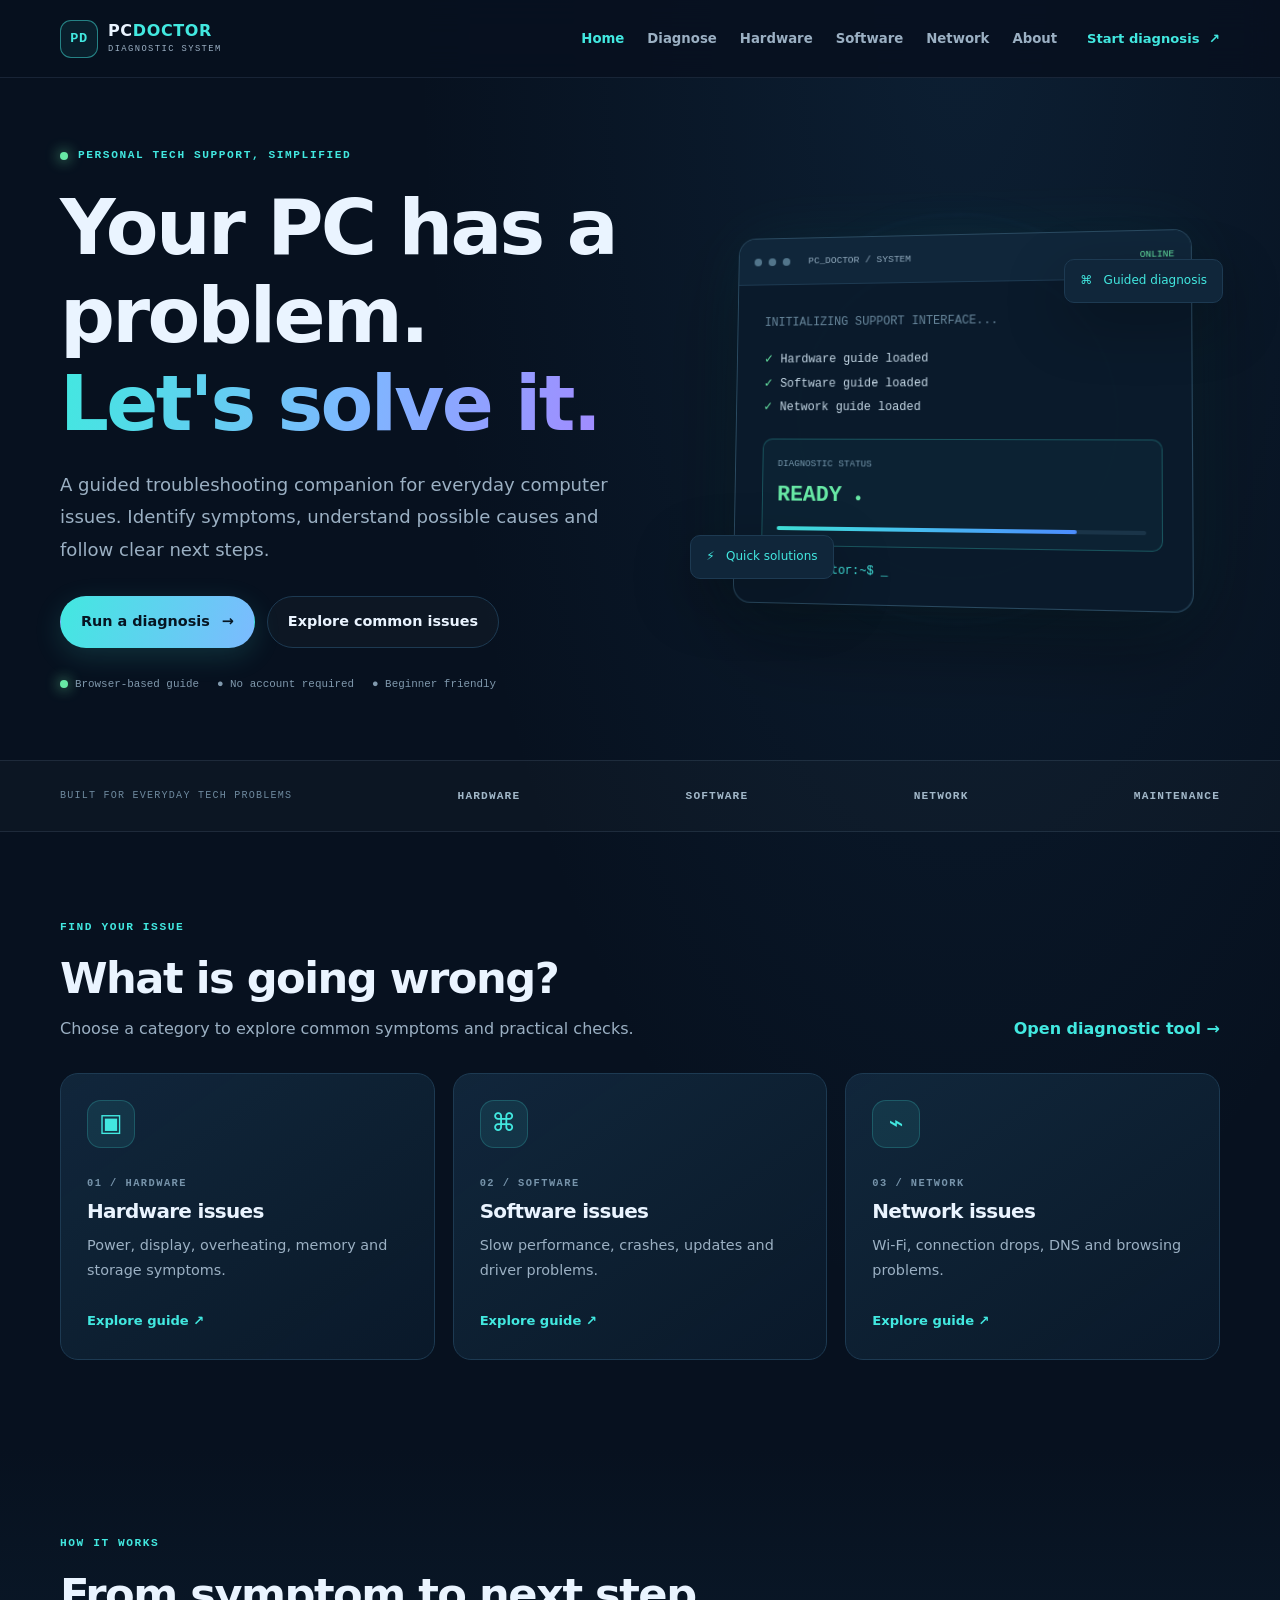
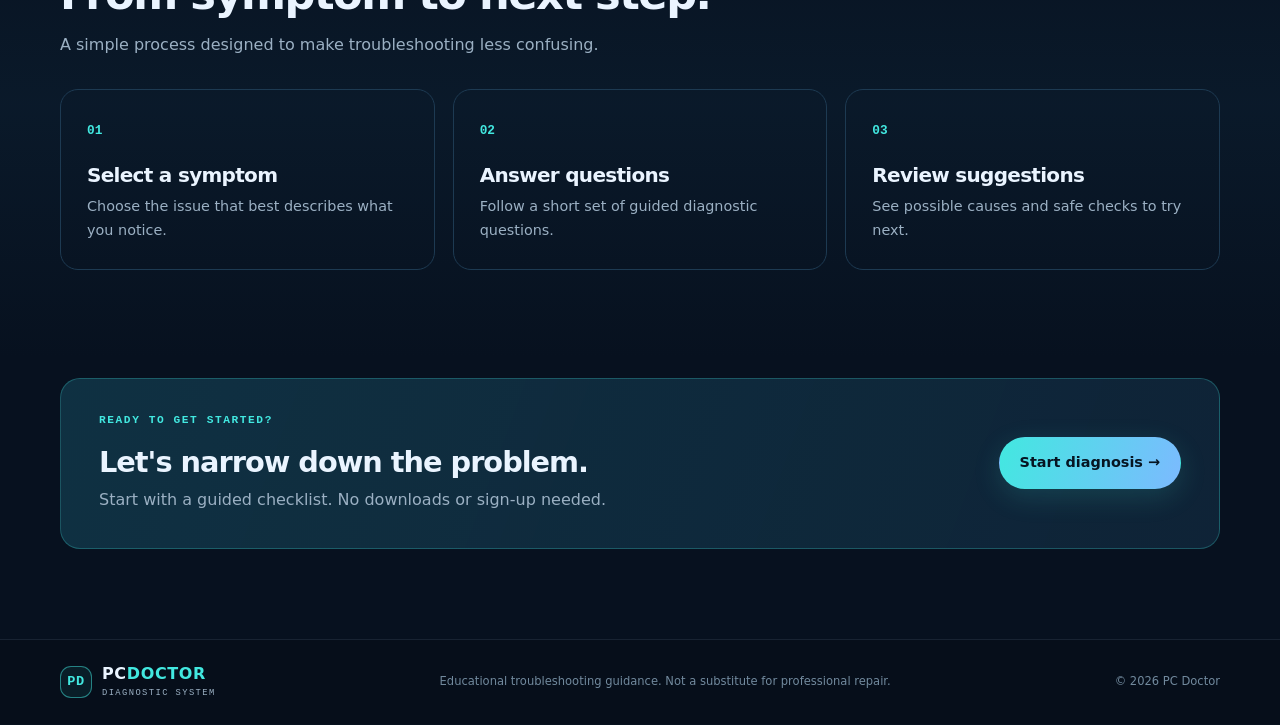
<file: index.html>
<!doctype html>
<html lang="en">
<head>
  <meta charset="utf-8"><meta name="viewport" content="width=device-width, initial-scale=1">
  <meta name="description" content="PC Doctor helps you understand common computer hardware, software and network problems with guided troubleshooting.">
  <title>PC Doctor | Computer Troubleshooting</title>
  <link rel="stylesheet" href="style.css">
  <script src="script.js" defer></script>
</head>
<body>
<header class="site-header"><a class="brand" href="index.html"><span class="brand-mark">PD</span><span>PC<span class="accent">DOCTOR</span><small>DIAGNOSTIC SYSTEM</small></span></a>
<button class="menu-toggle" aria-label="Toggle navigation" aria-expanded="false">☰</button>
<nav class="nav"><a class="active" href="index.html">Home</a><a href="diagnose.html">Diagnose</a><a href="hardware.html">Hardware</a><a href="software.html">Software</a><a href="network.html">Network</a><a href="about.html">About</a></nav>
<a class="header-cta" href="diagnose.html">Start diagnosis <span>↗</span></a></header>
<main>
<section class="hero container">
  <div class="hero-copy"><div class="eyebrow"><span class="pulse"></span> PERSONAL TECH SUPPORT, SIMPLIFIED</div>
    <h1>Your PC has a problem.<br><span class="gradient-text">Let's solve it.</span></h1>
    <p class="lead">A guided troubleshooting companion for everyday computer issues. Identify symptoms, understand possible causes and follow clear next steps.</p>
    <div class="hero-actions"><a class="btn btn-primary" href="diagnose.html">Run a diagnosis <span>→</span></a><a class="btn btn-secondary" href="#common-issues">Explore common issues</a></div>
    <div class="hero-meta"><span><i class="status-dot"></i> Browser-based guide</span><span>● No account required</span><span>● Beginner friendly</span></div>
  </div>
  <div class="hero-visual"><div class="orb orb-one"></div><div class="orb orb-two"></div><div class="terminal-card">
    <div class="terminal-top"><span></span><span></span><span></span><b>PC_DOCTOR / SYSTEM</b><em>ONLINE</em></div>
    <div class="terminal-body"><p class="terminal-muted">INITIALIZING SUPPORT INTERFACE...</p><p><span class="code-green">✓</span> Hardware guide loaded</p><p><span class="code-green">✓</span> Software guide loaded</p><p><span class="code-green">✓</span> Network guide loaded</p><div class="scan-line"></div><div class="terminal-result"><small>DIAGNOSTIC STATUS</small><strong>READY <span>●</span></strong><div class="meter"><i></i></div></div><p class="terminal-prompt">root@pcdoctor:~$ <span class="blink">_</span></p></div>
  </div><div class="floating-chip chip-top">⌘ &nbsp; Guided diagnosis</div><div class="floating-chip chip-bottom">⚡ &nbsp; Quick solutions</div></div>
</section>
<section class="trust-strip"><div class="container trust-inner"><span>BUILT FOR EVERYDAY TECH PROBLEMS</span><b>HARDWARE</b><b>SOFTWARE</b><b>NETWORK</b><b>MAINTENANCE</b></div></section>
<section class="section container" id="common-issues"><div class="section-heading"><div><div class="eyebrow">FIND YOUR ISSUE</div><h2>What is going wrong?</h2><p>Choose a category to explore common symptoms and practical checks.</p></div><a class="text-link" href="diagnose.html">Open diagnostic tool →</a></div>
<div class="issue-grid">
  <a class="issue-card" href="hardware.html"><span class="issue-icon">▣</span><span class="issue-number">01 / HARDWARE</span><h3>Hardware issues</h3><p>Power, display, overheating, memory and storage symptoms.</p><span class="card-arrow">Explore guide ↗</span></a>
  <a class="issue-card" href="software.html"><span class="issue-icon">⌘</span><span class="issue-number">02 / SOFTWARE</span><h3>Software issues</h3><p>Slow performance, crashes, updates and driver problems.</p><span class="card-arrow">Explore guide ↗</span></a>
  <a class="issue-card" href="network.html"><span class="issue-icon">⌁</span><span class="issue-number">03 / NETWORK</span><h3>Network issues</h3><p>Wi-Fi, connection drops, DNS and browsing problems.</p><span class="card-arrow">Explore guide ↗</span></a>
</div></section>
<section class="section process-section"><div class="container"><div class="section-heading"><div><div class="eyebrow">HOW IT WORKS</div><h2>From symptom to next step.</h2><p>A simple process designed to make troubleshooting less confusing.</p></div></div><div class="steps-grid">
<div class="step"><span>01</span><h3>Select a symptom</h3><p>Choose the issue that best describes what you notice.</p></div><div class="step"><span>02</span><h3>Answer questions</h3><p>Follow a short set of guided diagnostic questions.</p></div><div class="step"><span>03</span><h3>Review suggestions</h3><p>See possible causes and safe checks to try next.</p></div></div></div></section>
<section class="cta-band container"><div><div class="eyebrow">READY TO GET STARTED?</div><h2>Let's narrow down the problem.</h2><p>Start with a guided checklist. No downloads or sign-up needed.</p></div><a class="btn btn-primary" href="diagnose.html">Start diagnosis →</a></section>
</main>
<footer class="footer"><div class="container footer-inner"><a class="brand" href="index.html"><span class="brand-mark">PD</span><span>PC<span class="accent">DOCTOR</span><small>DIAGNOSTIC SYSTEM</small></span></a><p>Educational troubleshooting guidance. Not a substitute for professional repair.</p><span>© <span data-year></span> PC Doctor</span></div></footer>
</body></html>
</file>
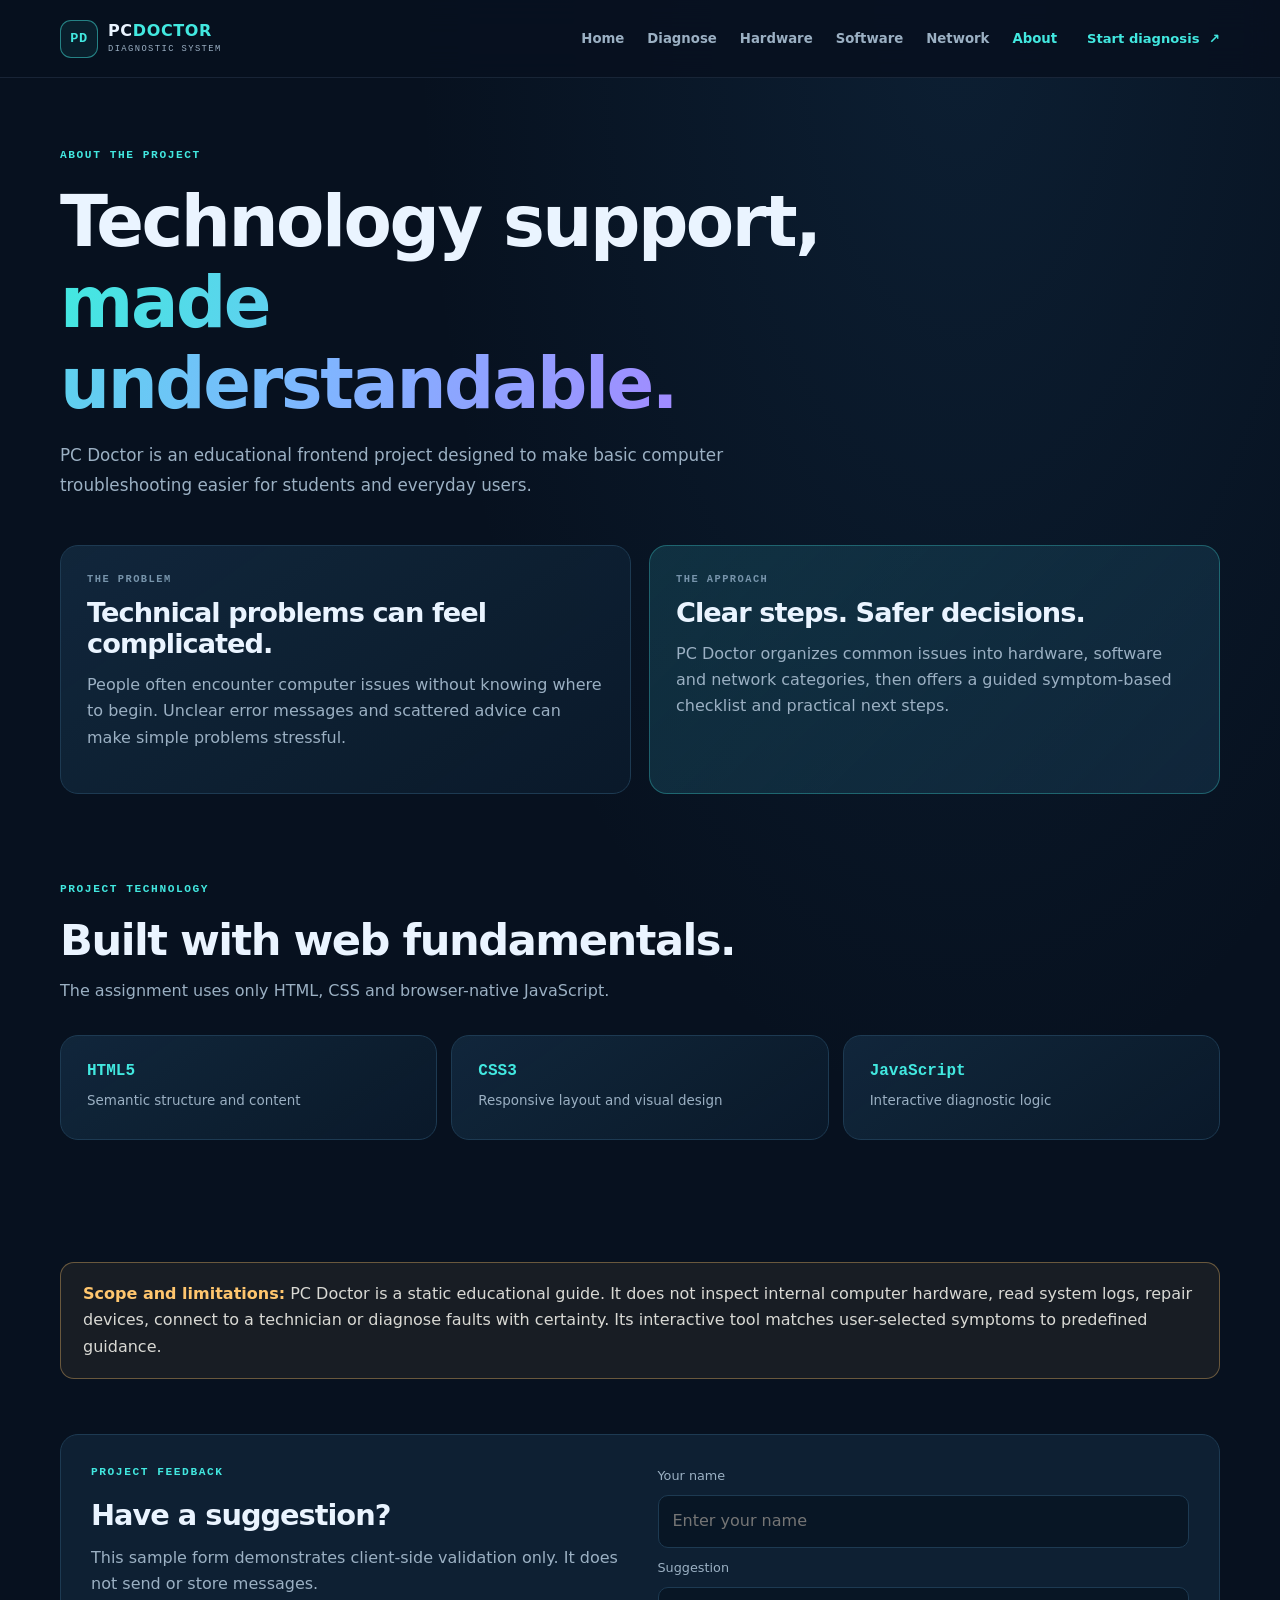
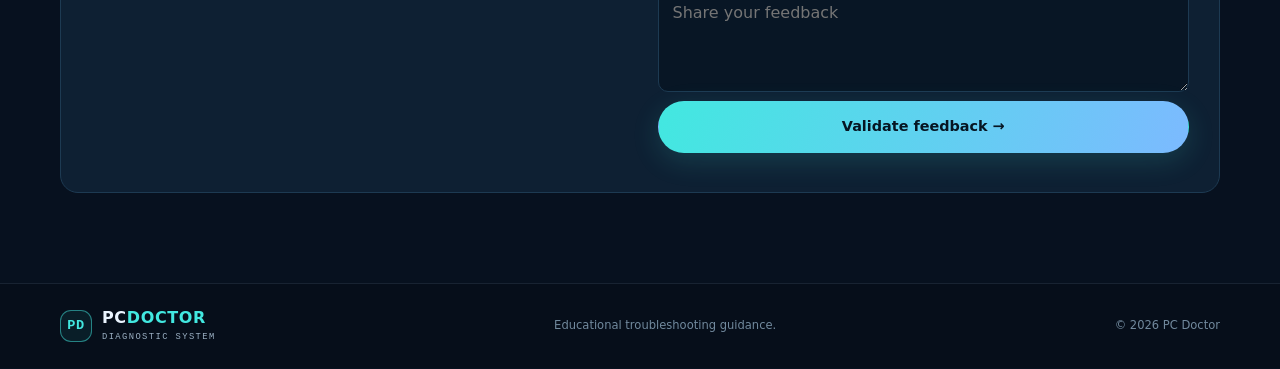
<file: about.html>
<!doctype html>
<html lang="en"><head><meta charset="utf-8"><meta name="viewport" content="width=device-width, initial-scale=1"><title>About PC Doctor | PC Doctor</title><link rel="stylesheet" href="style.css"><script src="script.js" defer></script></head><body>
<header class="site-header"><a class="brand" href="index.html"><span class="brand-mark">PD</span><span>PC<span class="accent">DOCTOR</span><small>DIAGNOSTIC SYSTEM</small></span></a><button class="menu-toggle" aria-label="Toggle navigation" aria-expanded="false">☰</button><nav class="nav"><a href="index.html">Home</a><a href="diagnose.html">Diagnose</a><a href="hardware.html">Hardware</a><a href="software.html">Software</a><a href="network.html">Network</a><a class="active" href="about.html">About</a></nav><a class="header-cta" href="diagnose.html">Start diagnosis <span>↗</span></a></header>
<main class="container page-main"><div class="page-intro"><div class="eyebrow">ABOUT THE PROJECT</div><h1>Technology support,<br><span class="gradient-text">made understandable.</span></h1><p>PC Doctor is an educational frontend project designed to make basic computer troubleshooting easier for students and everyday users.</p></div>
<div class="about-grid"><section class="about-card"><span class="issue-number">THE PROBLEM</span><h2>Technical problems can feel complicated.</h2><p>People often encounter computer issues without knowing where to begin. Unclear error messages and scattered advice can make simple problems stressful.</p></section><section class="about-card accent-card"><span class="issue-number">THE APPROACH</span><h2>Clear steps. Safer decisions.</h2><p>PC Doctor organizes common issues into hardware, software and network categories, then offers a guided symptom-based checklist and practical next steps.</p></section></div>
<section class="section"><div class="section-heading"><div><div class="eyebrow">PROJECT TECHNOLOGY</div><h2>Built with web fundamentals.</h2><p>The assignment uses only HTML, CSS and browser-native JavaScript.</p></div></div><div class="tech-grid"><div class="tech-card"><b>HTML5</b><span>Semantic structure and content</span></div><div class="tech-card"><b>CSS3</b><span>Responsive layout and visual design</span></div><div class="tech-card"><b>JavaScript</b><span>Interactive diagnostic logic</span></div></div></section>
<section class="notice"><strong>Scope and limitations:</strong> PC Doctor is a static educational guide. It does not inspect internal computer hardware, read system logs, repair devices, connect to a technician or diagnose faults with certainty. Its interactive tool matches user-selected symptoms to predefined guidance.</section>
<section class="contact-card"><div><div class="eyebrow">PROJECT FEEDBACK</div><h2>Have a suggestion?</h2><p>This sample form demonstrates client-side validation only. It does not send or store messages.</p></div><form id="feedback-form" class="feedback-form"><label for="feedback-name">Your name</label><input id="feedback-name" name="name" required maxlength="60" placeholder="Enter your name"><label for="feedback-message">Suggestion</label><textarea id="feedback-message" name="message" required maxlength="500" rows="3" placeholder="Share your feedback"></textarea><button class="btn btn-primary" type="submit">Validate feedback →</button><p id="feedback-status" class="form-status" aria-live="polite"></p></form></section>
</main><footer class="footer"><div class="container footer-inner"><a class="brand" href="index.html"><span class="brand-mark">PD</span><span>PC<span class="accent">DOCTOR</span><small>DIAGNOSTIC SYSTEM</small></span></a><p>Educational troubleshooting guidance.</p><span>© <span data-year></span> PC Doctor</span></div></footer></body></html>
</file>
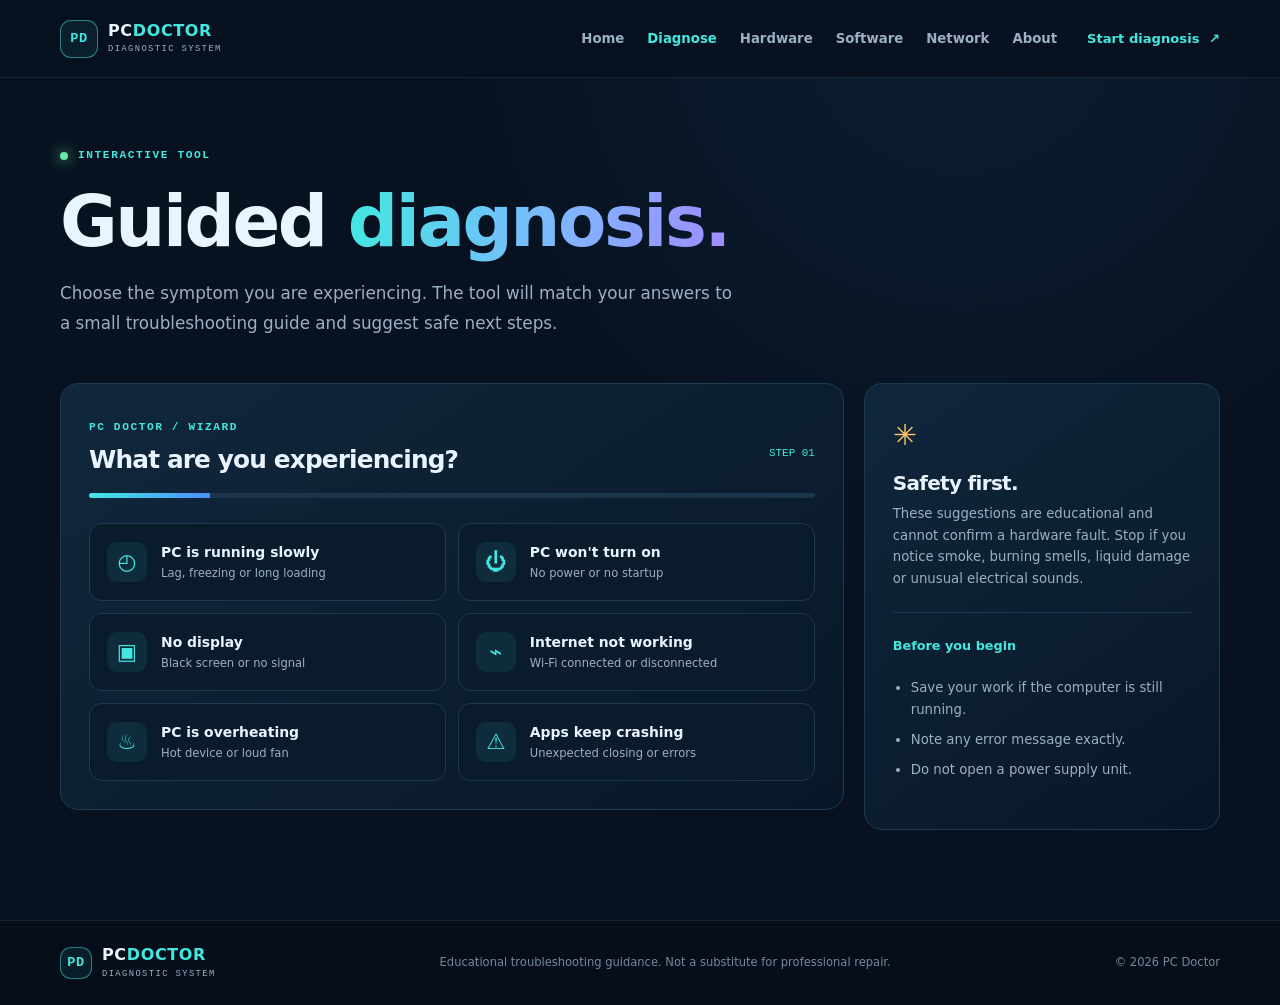
<file: diagnose.html>
<!doctype html>
<html lang="en"><head><meta charset="utf-8"><meta name="viewport" content="width=device-width, initial-scale=1"><meta name="description" content="Use the PC Doctor guided computer troubleshooting tool."><title>Guided Diagnosis | PC Doctor</title><link rel="stylesheet" href="style.css"><script src="script.js" defer></script></head>
<body><header class="site-header"><a class="brand" href="index.html"><span class="brand-mark">PD</span><span>PC<span class="accent">DOCTOR</span><small>DIAGNOSTIC SYSTEM</small></span></a><button class="menu-toggle" aria-label="Toggle navigation" aria-expanded="false">☰</button><nav class="nav"><a href="index.html">Home</a><a class="active" href="diagnose.html">Diagnose</a><a href="hardware.html">Hardware</a><a href="software.html">Software</a><a href="network.html">Network</a><a href="about.html">About</a></nav><a class="header-cta" href="diagnose.html">Start diagnosis <span>↗</span></a></header>
<main class="container page-main"><div class="page-intro"><div class="eyebrow"><span class="pulse"></span> INTERACTIVE TOOL</div><h1>Guided <span class="gradient-text">diagnosis.</span></h1><p>Choose the symptom you are experiencing. The tool will match your answers to a small troubleshooting guide and suggest safe next steps.</p></div>
<section class="diagnostic-layout"><div class="diagnostic-panel">
<div class="panel-top"><div><span class="panel-label">PC DOCTOR / WIZARD</span><h2>What are you experiencing?</h2></div><span class="step-count" id="step-count">STEP 01</span></div>
<div class="progress-track"><span id="progress-bar"></span></div>
<div id="diagnostic-app">
<div class="choice-grid" id="symptom-choices">
<button class="choice-card" data-symptom="slow"><span>◴</span><b>PC is running slowly</b><small>Lag, freezing or long loading</small></button>
<button class="choice-card" data-symptom="power"><span>⏻</span><b>PC won't turn on</b><small>No power or no startup</small></button>
<button class="choice-card" data-symptom="display"><span>▣</span><b>No display</b><small>Black screen or no signal</small></button>
<button class="choice-card" data-symptom="wifi"><span>⌁</span><b>Internet not working</b><small>Wi-Fi connected or disconnected</small></button>
<button class="choice-card" data-symptom="heat"><span>♨</span><b>PC is overheating</b><small>Hot device or loud fan</small></button>
<button class="choice-card" data-symptom="crash"><span>⚠</span><b>Apps keep crashing</b><small>Unexpected closing or errors</small></button>
</div>
<div id="question-area" hidden></div><div id="result-area" hidden aria-live="polite"></div>
</div></div>
<aside class="side-note"><div class="side-symbol">✳</div><h3>Safety first.</h3><p>These suggestions are educational and cannot confirm a hardware fault. Stop if you notice smoke, burning smells, liquid damage or unusual electrical sounds.</p><div class="note-line"></div><h4>Before you begin</h4><ul><li>Save your work if the computer is still running.</li><li>Note any error message exactly.</li><li>Do not open a power supply unit.</li></ul></aside></section>
</main><footer class="footer"><div class="container footer-inner"><a class="brand" href="index.html"><span class="brand-mark">PD</span><span>PC<span class="accent">DOCTOR</span><small>DIAGNOSTIC SYSTEM</small></span></a><p>Educational troubleshooting guidance. Not a substitute for professional repair.</p><span>© <span data-year></span> PC Doctor</span></div></footer></body></html>
</file>
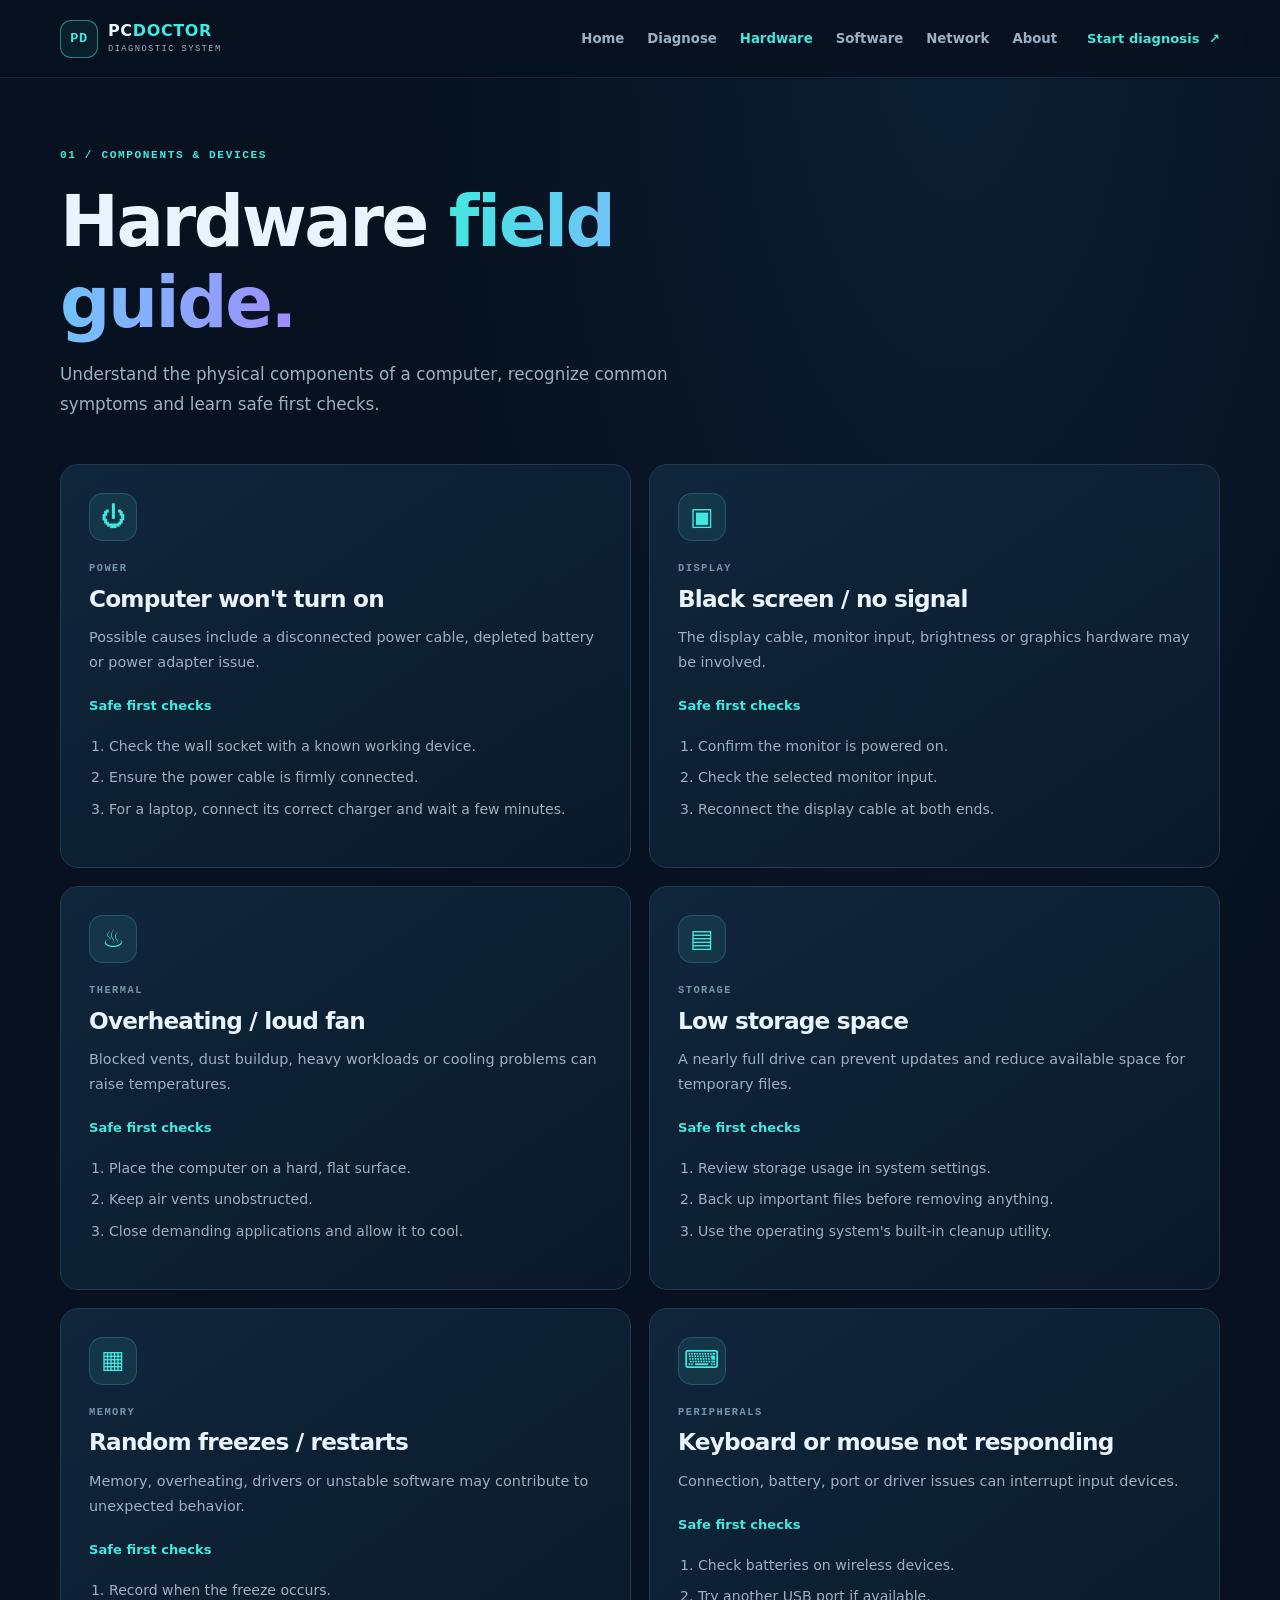
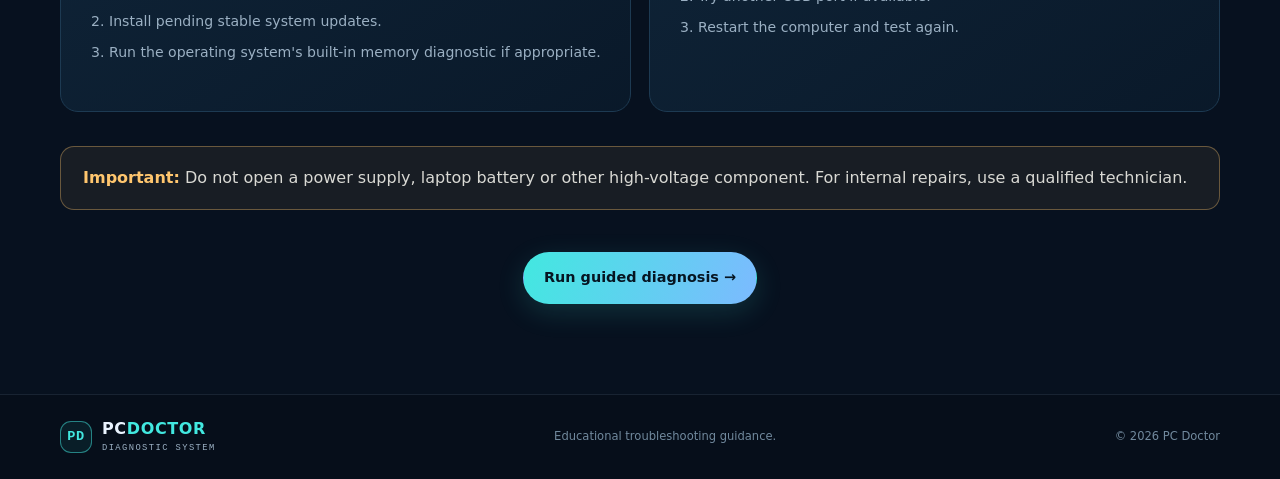
<file: hardware.html>
<!doctype html>
<html lang="en"><head><meta charset="utf-8"><meta name="viewport" content="width=device-width, initial-scale=1"><title>Hardware Guide | PC Doctor</title><link rel="stylesheet" href="style.css"><script src="script.js" defer></script></head><body>
<header class="site-header"><a class="brand" href="index.html"><span class="brand-mark">PD</span><span>PC<span class="accent">DOCTOR</span><small>DIAGNOSTIC SYSTEM</small></span></a><button class="menu-toggle" aria-label="Toggle navigation" aria-expanded="false">☰</button><nav class="nav"><a href="index.html">Home</a><a href="diagnose.html">Diagnose</a><a class="active" href="hardware.html">Hardware</a><a href="software.html">Software</a><a href="network.html">Network</a><a href="about.html">About</a></nav><a class="header-cta" href="diagnose.html">Start diagnosis <span>↗</span></a></header>
<main class="container page-main"><div class="page-intro"><div class="eyebrow">01 / COMPONENTS & DEVICES</div><h1>Hardware <span class="gradient-text">field guide.</span></h1><p>Understand the physical components of a computer, recognize common symptoms and learn safe first checks.</p></div>
<div class="guide-grid">
<article class="guide-card"><span class="guide-icon">⏻</span><span class="issue-number">POWER</span><h2>Computer won't turn on</h2><p>Possible causes include a disconnected power cable, depleted battery or power adapter issue.</p><h4>Safe first checks</h4><ol><li>Check the wall socket with a known working device.</li><li>Ensure the power cable is firmly connected.</li><li>For a laptop, connect its correct charger and wait a few minutes.</li></ol></article>
<article class="guide-card"><span class="guide-icon">▣</span><span class="issue-number">DISPLAY</span><h2>Black screen / no signal</h2><p>The display cable, monitor input, brightness or graphics hardware may be involved.</p><h4>Safe first checks</h4><ol><li>Confirm the monitor is powered on.</li><li>Check the selected monitor input.</li><li>Reconnect the display cable at both ends.</li></ol></article>
<article class="guide-card"><span class="guide-icon">♨</span><span class="issue-number">THERMAL</span><h2>Overheating / loud fan</h2><p>Blocked vents, dust buildup, heavy workloads or cooling problems can raise temperatures.</p><h4>Safe first checks</h4><ol><li>Place the computer on a hard, flat surface.</li><li>Keep air vents unobstructed.</li><li>Close demanding applications and allow it to cool.</li></ol></article>
<article class="guide-card"><span class="guide-icon">▤</span><span class="issue-number">STORAGE</span><h2>Low storage space</h2><p>A nearly full drive can prevent updates and reduce available space for temporary files.</p><h4>Safe first checks</h4><ol><li>Review storage usage in system settings.</li><li>Back up important files before removing anything.</li><li>Use the operating system's built-in cleanup utility.</li></ol></article>
<article class="guide-card"><span class="guide-icon">▦</span><span class="issue-number">MEMORY</span><h2>Random freezes / restarts</h2><p>Memory, overheating, drivers or unstable software may contribute to unexpected behavior.</p><h4>Safe first checks</h4><ol><li>Record when the freeze occurs.</li><li>Install pending stable system updates.</li><li>Run the operating system's built-in memory diagnostic if appropriate.</li></ol></article>
<article class="guide-card"><span class="guide-icon">⌨</span><span class="issue-number">PERIPHERALS</span><h2>Keyboard or mouse not responding</h2><p>Connection, battery, port or driver issues can interrupt input devices.</p><h4>Safe first checks</h4><ol><li>Check batteries on wireless devices.</li><li>Try another USB port if available.</li><li>Restart the computer and test again.</li></ol></article>
</div><div class="notice"><strong>Important:</strong> Do not open a power supply, laptop battery or other high-voltage component. For internal repairs, use a qualified technician.</div><div class="center-action"><a class="btn btn-primary" href="diagnose.html">Run guided diagnosis →</a></div></main>
<footer class="footer"><div class="container footer-inner"><a class="brand" href="index.html"><span class="brand-mark">PD</span><span>PC<span class="accent">DOCTOR</span><small>DIAGNOSTIC SYSTEM</small></span></a><p>Educational troubleshooting guidance.</p><span>© <span data-year></span> PC Doctor</span></div></footer></body></html>
</file>
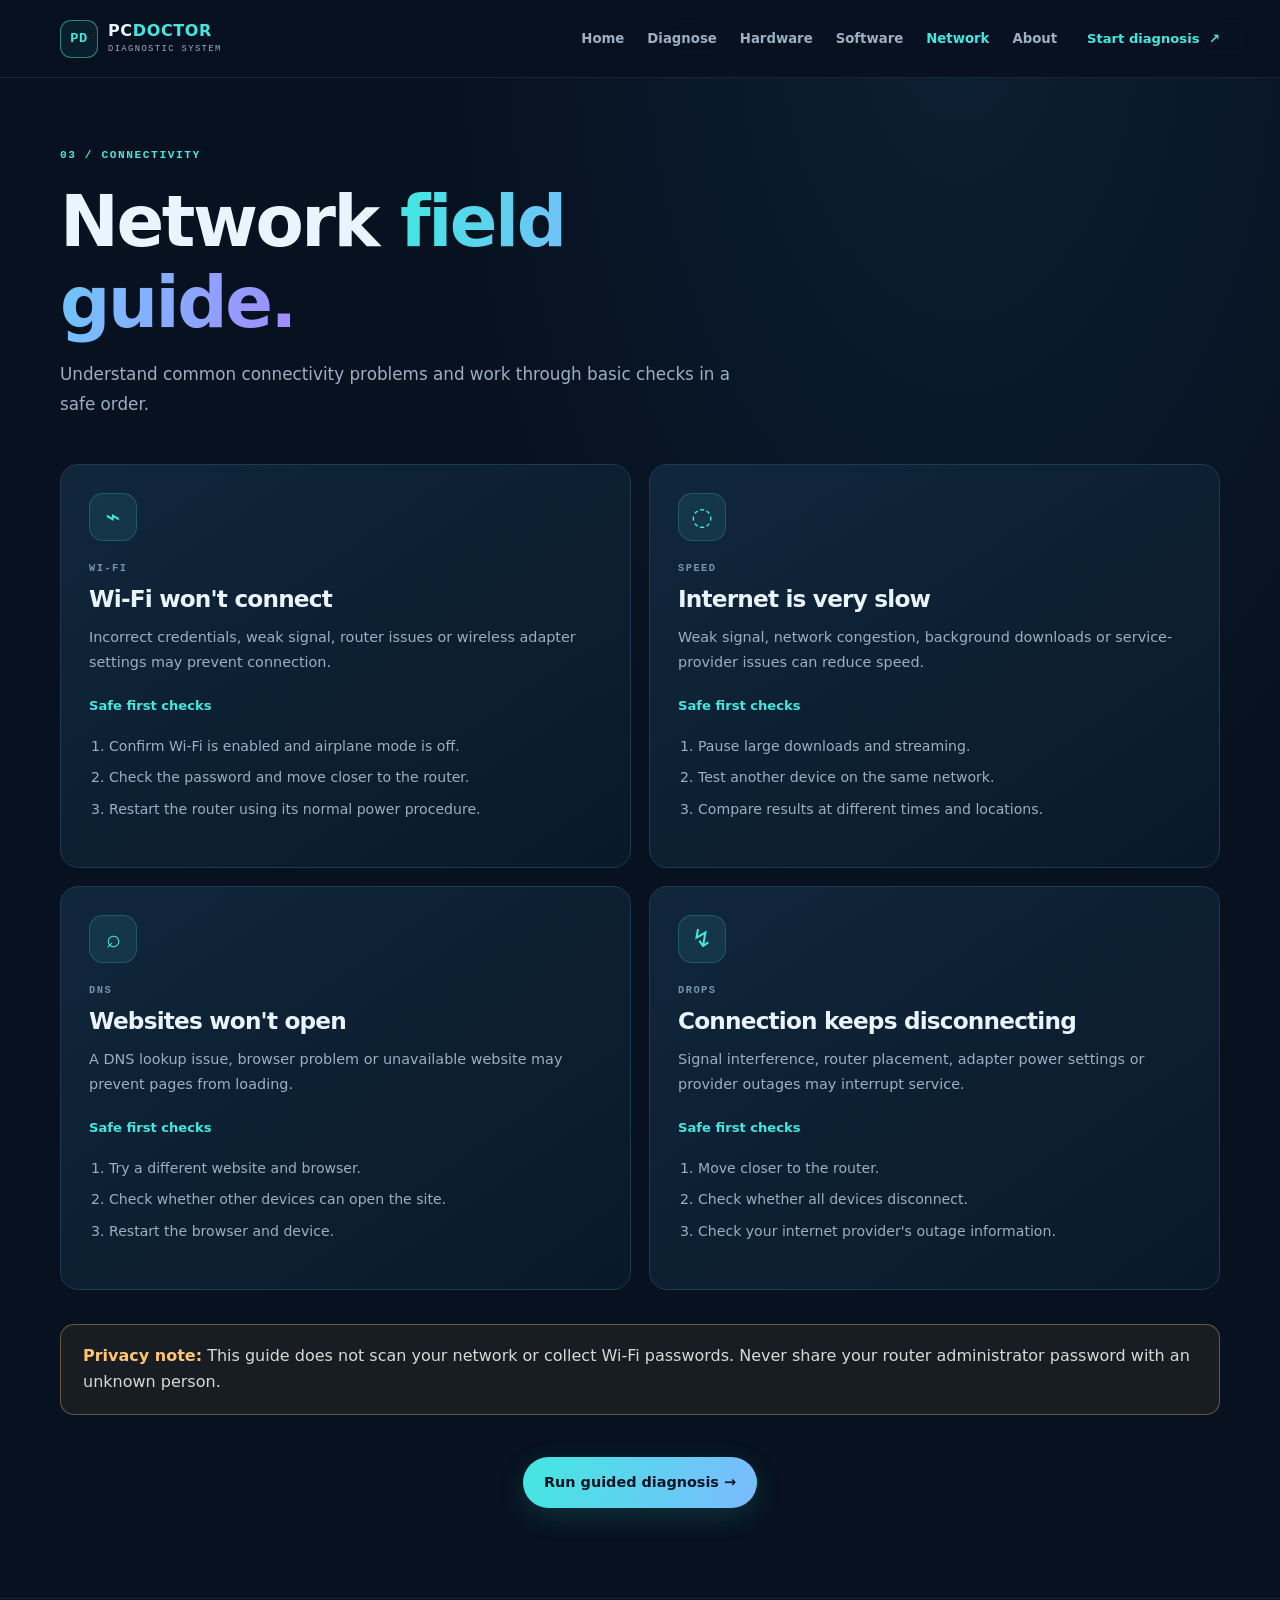
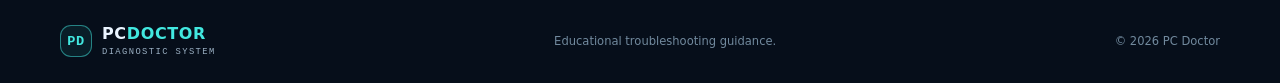
<file: network.html>
<!doctype html>
<html lang="en"><head><meta charset="utf-8"><meta name="viewport" content="width=device-width, initial-scale=1"><title>Network Guide | PC Doctor</title><link rel="stylesheet" href="style.css"><script src="script.js" defer></script></head><body>
<header class="site-header"><a class="brand" href="index.html"><span class="brand-mark">PD</span><span>PC<span class="accent">DOCTOR</span><small>DIAGNOSTIC SYSTEM</small></span></a><button class="menu-toggle" aria-label="Toggle navigation" aria-expanded="false">☰</button><nav class="nav"><a href="index.html">Home</a><a href="diagnose.html">Diagnose</a><a href="hardware.html">Hardware</a><a href="software.html">Software</a><a class="active" href="network.html">Network</a><a href="about.html">About</a></nav><a class="header-cta" href="diagnose.html">Start diagnosis <span>↗</span></a></header>
<main class="container page-main"><div class="page-intro"><div class="eyebrow">03 / CONNECTIVITY</div><h1>Network <span class="gradient-text">field guide.</span></h1><p>Understand common connectivity problems and work through basic checks in a safe order.</p></div>
<div class="guide-grid">
<article class="guide-card"><span class="guide-icon">⌁</span><span class="issue-number">WI-FI</span><h2>Wi-Fi won't connect</h2><p>Incorrect credentials, weak signal, router issues or wireless adapter settings may prevent connection.</p><h4>Safe first checks</h4><ol><li>Confirm Wi-Fi is enabled and airplane mode is off.</li><li>Check the password and move closer to the router.</li><li>Restart the router using its normal power procedure.</li></ol></article>
<article class="guide-card"><span class="guide-icon">◌</span><span class="issue-number">SPEED</span><h2>Internet is very slow</h2><p>Weak signal, network congestion, background downloads or service-provider issues can reduce speed.</p><h4>Safe first checks</h4><ol><li>Pause large downloads and streaming.</li><li>Test another device on the same network.</li><li>Compare results at different times and locations.</li></ol></article>
<article class="guide-card"><span class="guide-icon">⌕</span><span class="issue-number">DNS</span><h2>Websites won't open</h2><p>A DNS lookup issue, browser problem or unavailable website may prevent pages from loading.</p><h4>Safe first checks</h4><ol><li>Try a different website and browser.</li><li>Check whether other devices can open the site.</li><li>Restart the browser and device.</li></ol></article>
<article class="guide-card"><span class="guide-icon">↯</span><span class="issue-number">DROPS</span><h2>Connection keeps disconnecting</h2><p>Signal interference, router placement, adapter power settings or provider outages may interrupt service.</p><h4>Safe first checks</h4><ol><li>Move closer to the router.</li><li>Check whether all devices disconnect.</li><li>Check your internet provider's outage information.</li></ol></article>
</div><div class="notice"><strong>Privacy note:</strong> This guide does not scan your network or collect Wi-Fi passwords. Never share your router administrator password with an unknown person.</div><div class="center-action"><a class="btn btn-primary" href="diagnose.html">Run guided diagnosis →</a></div></main>
<footer class="footer"><div class="container footer-inner"><a class="brand" href="index.html"><span class="brand-mark">PD</span><span>PC<span class="accent">DOCTOR</span><small>DIAGNOSTIC SYSTEM</small></span></a><p>Educational troubleshooting guidance.</p><span>© <span data-year></span> PC Doctor</span></div></footer></body></html>
</file>
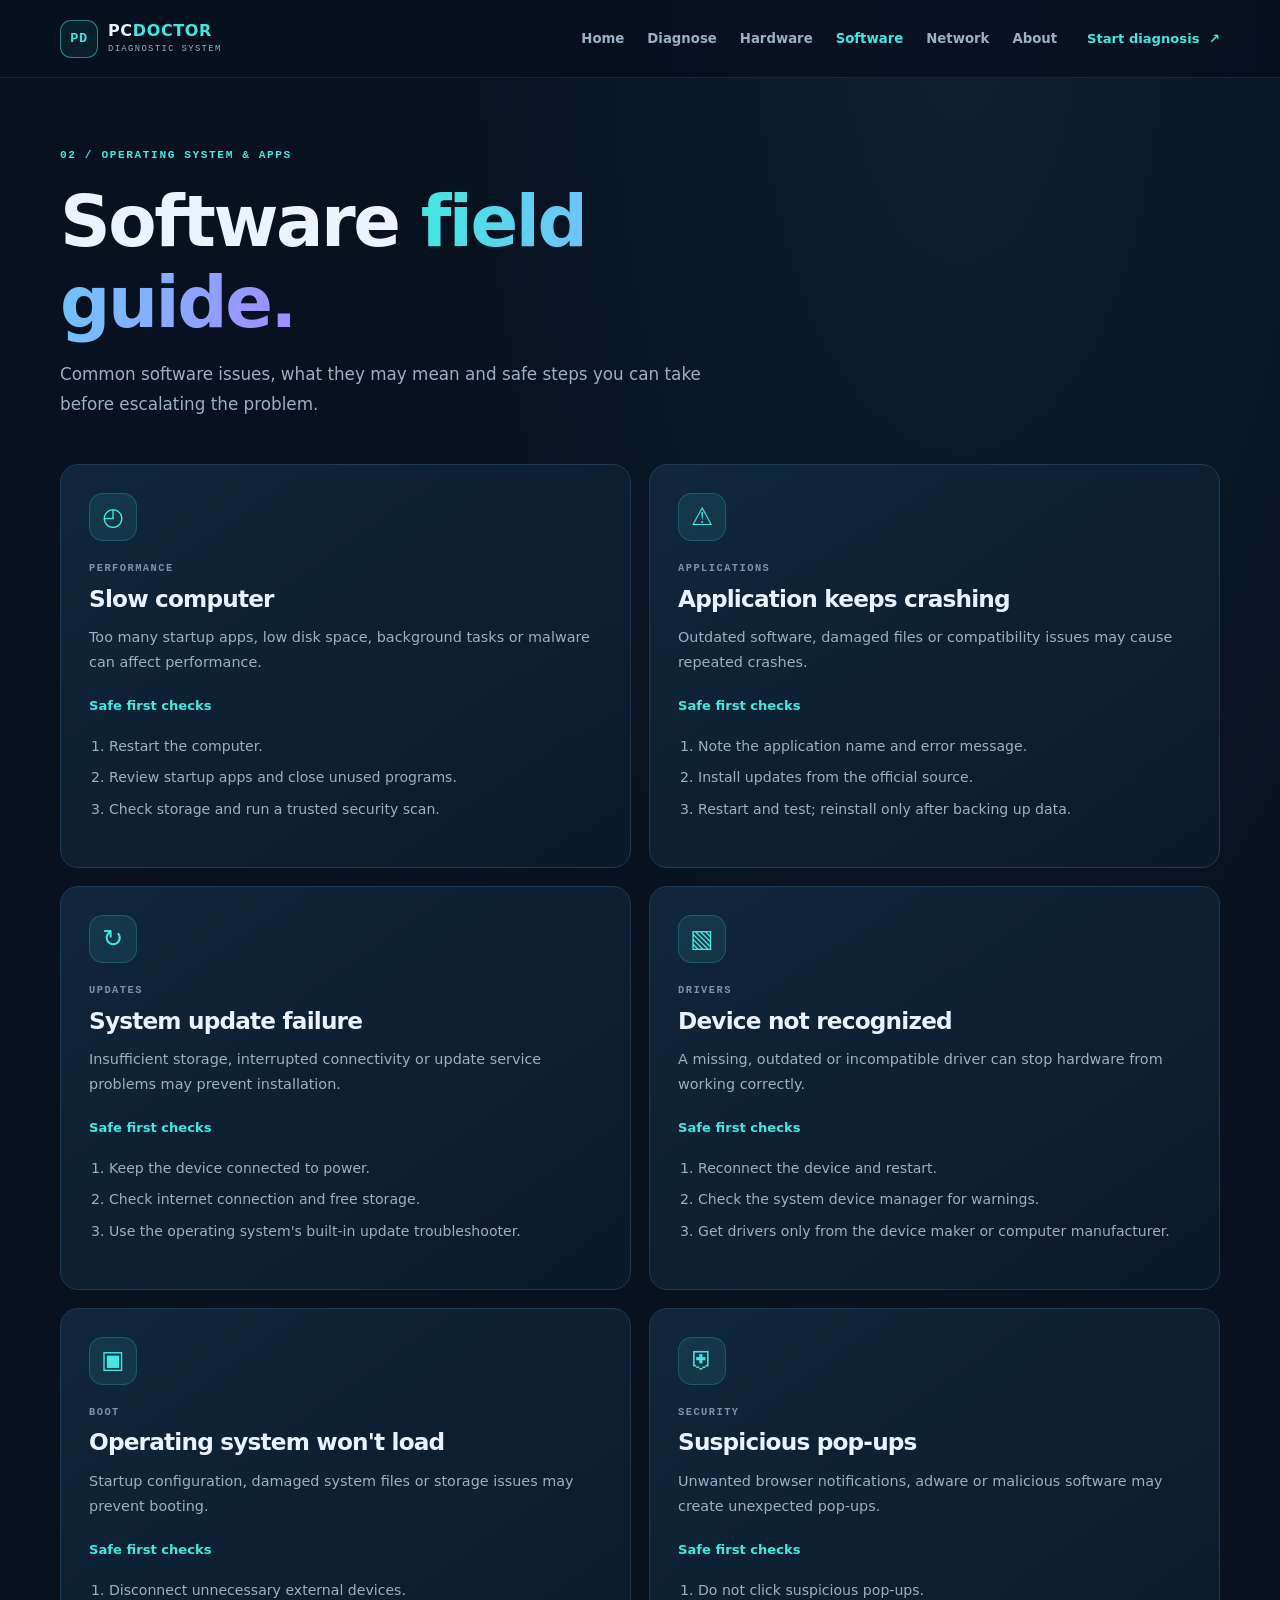
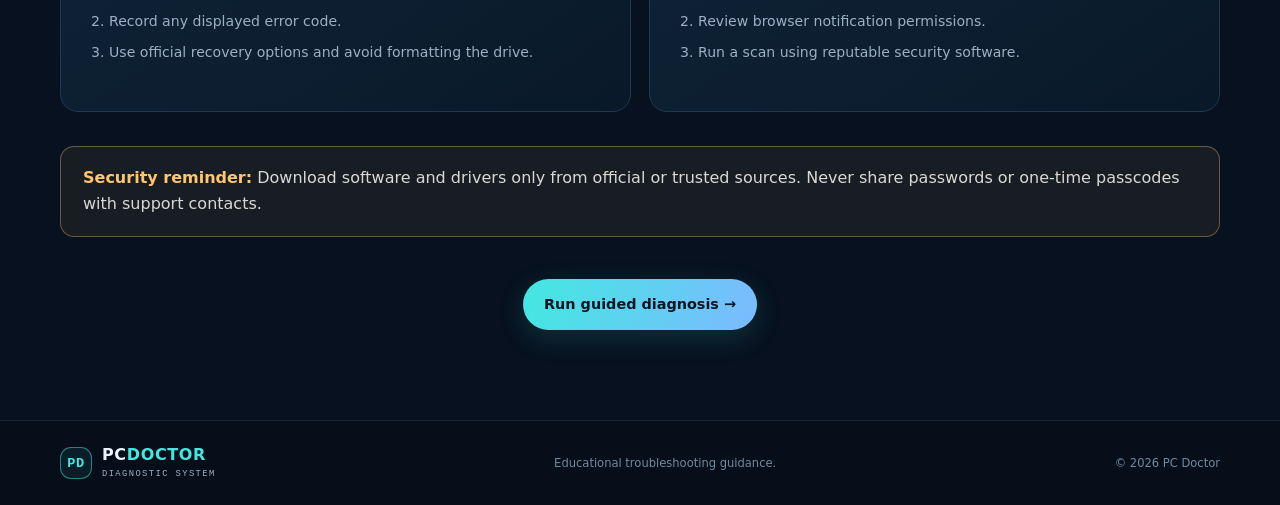
<file: software.html>
<!doctype html>
<html lang="en"><head><meta charset="utf-8"><meta name="viewport" content="width=device-width, initial-scale=1"><title>Software Guide | PC Doctor</title><link rel="stylesheet" href="style.css"><script src="script.js" defer></script></head><body>
<header class="site-header"><a class="brand" href="index.html"><span class="brand-mark">PD</span><span>PC<span class="accent">DOCTOR</span><small>DIAGNOSTIC SYSTEM</small></span></a><button class="menu-toggle" aria-label="Toggle navigation" aria-expanded="false">☰</button><nav class="nav"><a href="index.html">Home</a><a href="diagnose.html">Diagnose</a><a href="hardware.html">Hardware</a><a class="active" href="software.html">Software</a><a href="network.html">Network</a><a href="about.html">About</a></nav><a class="header-cta" href="diagnose.html">Start diagnosis <span>↗</span></a></header>
<main class="container page-main"><div class="page-intro"><div class="eyebrow">02 / OPERATING SYSTEM & APPS</div><h1>Software <span class="gradient-text">field guide.</span></h1><p>Common software issues, what they may mean and safe steps you can take before escalating the problem.</p></div>
<div class="guide-grid">
<article class="guide-card"><span class="guide-icon">◴</span><span class="issue-number">PERFORMANCE</span><h2>Slow computer</h2><p>Too many startup apps, low disk space, background tasks or malware can affect performance.</p><h4>Safe first checks</h4><ol><li>Restart the computer.</li><li>Review startup apps and close unused programs.</li><li>Check storage and run a trusted security scan.</li></ol></article>
<article class="guide-card"><span class="guide-icon">⚠</span><span class="issue-number">APPLICATIONS</span><h2>Application keeps crashing</h2><p>Outdated software, damaged files or compatibility issues may cause repeated crashes.</p><h4>Safe first checks</h4><ol><li>Note the application name and error message.</li><li>Install updates from the official source.</li><li>Restart and test; reinstall only after backing up data.</li></ol></article>
<article class="guide-card"><span class="guide-icon">↻</span><span class="issue-number">UPDATES</span><h2>System update failure</h2><p>Insufficient storage, interrupted connectivity or update service problems may prevent installation.</p><h4>Safe first checks</h4><ol><li>Keep the device connected to power.</li><li>Check internet connection and free storage.</li><li>Use the operating system's built-in update troubleshooter.</li></ol></article>
<article class="guide-card"><span class="guide-icon">▧</span><span class="issue-number">DRIVERS</span><h2>Device not recognized</h2><p>A missing, outdated or incompatible driver can stop hardware from working correctly.</p><h4>Safe first checks</h4><ol><li>Reconnect the device and restart.</li><li>Check the system device manager for warnings.</li><li>Get drivers only from the device maker or computer manufacturer.</li></ol></article>
<article class="guide-card"><span class="guide-icon">▣</span><span class="issue-number">BOOT</span><h2>Operating system won't load</h2><p>Startup configuration, damaged system files or storage issues may prevent booting.</p><h4>Safe first checks</h4><ol><li>Disconnect unnecessary external devices.</li><li>Record any displayed error code.</li><li>Use official recovery options and avoid formatting the drive.</li></ol></article>
<article class="guide-card"><span class="guide-icon">⛨</span><span class="issue-number">SECURITY</span><h2>Suspicious pop-ups</h2><p>Unwanted browser notifications, adware or malicious software may create unexpected pop-ups.</p><h4>Safe first checks</h4><ol><li>Do not click suspicious pop-ups.</li><li>Review browser notification permissions.</li><li>Run a scan using reputable security software.</li></ol></article>
</div><div class="notice"><strong>Security reminder:</strong> Download software and drivers only from official or trusted sources. Never share passwords or one-time passcodes with support contacts.</div><div class="center-action"><a class="btn btn-primary" href="diagnose.html">Run guided diagnosis →</a></div></main>
<footer class="footer"><div class="container footer-inner"><a class="brand" href="index.html"><span class="brand-mark">PD</span><span>PC<span class="accent">DOCTOR</span><small>DIAGNOSTIC SYSTEM</small></span></a><p>Educational troubleshooting guidance.</p><span>© <span data-year></span> PC Doctor</span></div></footer></body></html>
</file>
<file: style.css>
/* 1. DESIGN TOKENS */
:root{--bg:#07111f;--bg-soft:#0b1a2b;--panel:#0e2033;--panel-2:#11283d;--line:#1d3a52;--text:#eaf4ff;--muted:#9bb0c3;--cyan:#42e8e0;--blue:#4c8dff;--purple:#a18bff;--green:#67e8a5;--red:#ff7185;--amber:#ffc66e;--font:Inter,ui-sans-serif,system-ui,-apple-system,"Segoe UI",sans-serif;--mono:ui-monospace,SFMono-Regular,Consolas,monospace;--radius:18px;--shadow:0 20px 60px rgba(0,0,0,.28);--max:1160px}
/* 2. RESET */
*{box-sizing:border-box}html{scroll-behavior:smooth}body{margin:0;background:radial-gradient(ellipse at 75% 0%,rgba(39,103,153,.16),transparent 34rem),var(--bg);color:var(--text);font-family:var(--font);line-height:1.65}a{color:inherit;text-decoration:none}button,input,textarea{font:inherit}button,a{-webkit-tap-highlight-color:transparent}button:focus-visible,a:focus-visible,input:focus-visible,textarea:focus-visible{outline:3px solid var(--cyan);outline-offset:3px}::selection{background:rgba(66,232,224,.28);color:white}
/* 3. BASE TYPOGRAPHY */
h1,h2,h3,h4,p{margin-top:0}h1,h2,h3{line-height:1.15;letter-spacing:-.035em}h1{font-size:clamp(2.7rem,6vw,5.2rem);font-weight:800;margin-bottom:1.25rem}h2{font-size:clamp(1.8rem,3.5vw,2.7rem);font-weight:750;margin-bottom:.8rem}h3{font-size:1.25rem}p{color:var(--muted)}.lead{font-size:1.13rem;max-width:610px;line-height:1.8}.accent{color:var(--cyan)}.gradient-text{background:linear-gradient(100deg,var(--cyan),#7eb7ff 55%,var(--purple));-webkit-background-clip:text;background-clip:text;color:transparent}
/* 4. UTILITIES */
.container{width:min(var(--max),calc(100% - 44px));margin-inline:auto}.section{padding-block:88px}.eyebrow,.issue-number,.panel-label{font:700 .7rem/1.4 var(--mono);letter-spacing:.14em;color:var(--cyan)}.eyebrow{display:flex;align-items:center;gap:10px;margin-bottom:18px}.pulse,.status-dot{width:8px;height:8px;border-radius:50%;background:var(--green);box-shadow:0 0 14px var(--green);display:inline-block}.text-link{color:var(--cyan);font-weight:700}.center-action{text-align:center;margin-top:42px}.notice{border:1px solid rgba(255,198,110,.35);background:rgba(255,198,110,.07);padding:18px 22px;border-radius:14px;color:#d9d9d4;margin-top:34px}.notice strong{color:var(--amber)}
/* 5. BUTTON SYSTEM */
.btn{display:inline-flex;align-items:center;justify-content:center;gap:12px;padding:13px 20px;border-radius:999px;font-weight:750;font-size:.9rem;border:1px solid transparent;transition:transform .2s,background .2s,border-color .2s;cursor:pointer}.btn:hover{transform:translateY(-2px)}.btn:active{transform:scale(.98)}.btn-primary{background:linear-gradient(110deg,var(--cyan),#7cbaff);color:#061522;box-shadow:0 8px 28px rgba(66,232,224,.15)}.btn-primary:hover{filter:brightness(1.08)}.btn-secondary{border-color:var(--line);background:rgba(255,255,255,.025);color:var(--text)}.btn-secondary:hover{border-color:var(--cyan);background:rgba(66,232,224,.06)}
/* 6. LAYOUT & GRID */
.site-header{height:78px;display:flex;align-items:center;gap:30px;padding:0 max(22px,calc((100vw - var(--max))/2));border-bottom:1px solid rgba(157,190,216,.12);background:rgba(7,17,31,.88);backdrop-filter:blur(16px);position:sticky;top:0;z-index:20}.nav{display:flex;gap:23px;margin-left:auto}.nav a{font-size:.83rem;color:var(--muted);font-weight:650;transition:color .2s}.nav a:hover,.nav a.active{color:var(--cyan)}.header-cta{font-size:.82rem;font-weight:750;color:var(--cyan);white-space:nowrap}.header-cta span{margin-left:5px}.menu-toggle{display:none;background:none;color:var(--text);border:0;font-size:1.4rem}.brand{display:flex;align-items:center;gap:10px;font-size:1rem;font-weight:850;letter-spacing:.04em;line-height:1.05;white-space:nowrap}.brand small{display:block;font: .55rem var(--mono);letter-spacing:.16em;color:var(--muted);margin-top:5px}.brand-mark{width:38px;height:38px;display:grid;place-items:center;border:1px solid rgba(66,232,224,.5);border-radius:11px;color:var(--cyan);font:800 .85rem var(--mono);background:rgba(66,232,224,.07)}
/* 7. COMPONENTS */
.issue-grid{display:grid;grid-template-columns:repeat(3,1fr);gap:18px}.issue-card,.guide-card,.step,.about-card,.tech-card{background:linear-gradient(145deg,rgba(17,40,61,.92),rgba(10,26,43,.88));border:1px solid var(--line);border-radius:var(--radius);padding:26px;transition:transform .22s,border-color .22s,box-shadow .22s}.issue-card:hover,.guide-card:hover{transform:translateY(-5px);border-color:rgba(66,232,224,.55);box-shadow:var(--shadow)}.issue-icon,.guide-icon{width:48px;height:48px;display:grid;place-items:center;border-radius:14px;background:rgba(66,232,224,.09);border:1px solid rgba(66,232,224,.2);color:var(--cyan);font-size:1.55rem;margin-bottom:28px}.issue-number{display:block;color:#7794ab;font-size:.65rem;margin-bottom:10px}.issue-card h3{margin-bottom:10px}.issue-card p,.guide-card p{font-size:.9rem;line-height:1.75}.card-arrow{display:inline-block;color:var(--cyan);font-size:.82rem;font-weight:750;margin-top:12px}.section-heading{display:flex;align-items:end;justify-content:space-between;gap:24px;margin-bottom:30px}.section-heading p{margin-bottom:0}.section-heading>div p{max-width:610px}.steps-grid{display:grid;grid-template-columns:repeat(3,1fr);gap:18px}.step{background:transparent}.step>span{font:700 .8rem var(--mono);color:var(--cyan)}.step h3{margin:22px 0 8px}.step p{font-size:.9rem;margin-bottom:0}.guide-grid{display:grid;grid-template-columns:repeat(2,1fr);gap:18px}.guide-card{padding:28px}.guide-card .guide-icon{margin-bottom:20px}.guide-card h2{font-size:1.45rem}.guide-card h4{color:var(--cyan);font-size:.82rem;margin:20px 0 8px}.guide-card ol{padding-left:20px;color:var(--muted);font-size:.88rem}.guide-card li{padding:4px 0}.about-grid{display:grid;grid-template-columns:1fr 1fr;gap:18px}.about-card h2{font-size:1.7rem}.accent-card{background:linear-gradient(135deg,rgba(27,88,105,.42),rgba(17,40,61,.9));border-color:rgba(66,232,224,.3)}.tech-grid{display:grid;grid-template-columns:repeat(3,1fr);gap:14px}.tech-card b{display:block;color:var(--cyan);font:700 1rem var(--mono);margin-bottom:7px}.tech-card span{font-size:.84rem;color:var(--muted)}.contact-card{margin-top:55px;padding:30px;border:1px solid var(--line);border-radius:var(--radius);background:var(--panel);display:grid;grid-template-columns:1fr 1fr;gap:35px}.contact-card h2{font-size:1.8rem}.feedback-form{display:grid;gap:9px}.feedback-form label{font-size:.8rem;color:var(--muted)}.feedback-form input,.feedback-form textarea{width:100%;border:1px solid var(--line);background:#081625;color:var(--text);padding:12px 14px;border-radius:10px;resize:vertical}.form-status{font-size:.85rem;margin:0}
/* 8. NAVIGATION */
/* Navigation styles are included in layout section; active links are assigned per page. */
/* 9. HERO */
.hero{min-height:610px;display:grid;grid-template-columns:1.05fr .95fr;align-items:center;gap:55px;padding-block:70px}.hero-copy{position:relative;z-index:2}.hero h1{margin-top:20px}.hero-actions{display:flex;gap:12px;flex-wrap:wrap;margin-top:30px}.hero-meta{display:flex;gap:18px;flex-wrap:wrap;margin-top:30px;color:#8099ad;font: .68rem var(--mono)}.hero-meta span{display:flex;align-items:center;gap:7px}.hero-visual{position:relative;min-height:390px;display:grid;place-items:center}.terminal-card{width:min(100%,460px);position:relative;z-index:2;background:rgba(10,26,43,.94);border:1px solid rgba(101,163,198,.35);border-radius:18px;box-shadow:0 30px 90px rgba(0,0,0,.42),0 0 70px rgba(66,232,224,.08);overflow:hidden;transform:perspective(1000px) rotateY(-7deg) rotateX(3deg)}.terminal-top{height:48px;background:#10263a;border-bottom:1px solid var(--line);display:flex;align-items:center;gap:7px;padding:0 16px}.terminal-top>span{width:8px;height:8px;border-radius:50%;background:#52758b}.terminal-top b{font: .62rem var(--mono);color:#91aabd;margin-left:12px}.terminal-top em{font: .58rem var(--mono);font-style:normal;color:var(--green);margin-left:auto}.terminal-body{padding:27px 28px 20px;font: .76rem/2 var(--mono);color:#d2e4ef}.terminal-body p{margin:0;color:#c4d7e5}.terminal-body .terminal-muted{color:#67869b;margin-bottom:14px}.code-green{color:var(--green)}.terminal-result{margin:20px 0 12px;padding:15px;border:1px solid rgba(66,232,224,.25);background:rgba(66,232,224,.045);border-radius:10px}.terminal-result small{display:block;color:#7395aa;font-size:.6rem}.terminal-result strong{font-size:1.4rem;color:var(--green)}.terminal-result strong span{font-size:.7rem}.meter{height:4px;background:#1a3448;border-radius:5px;margin-top:9px}.meter i{display:block;width:82%;height:100%;background:linear-gradient(90deg,var(--cyan),var(--blue));border-radius:5px}.terminal-prompt{color:var(--cyan)!important}.blink{animation:blink 1s steps(2,start) infinite}.orb{position:absolute;border-radius:50%;filter:blur(2px)}.orb-one{width:320px;height:320px;border:1px solid rgba(66,232,224,.18);box-shadow:inset 0 0 70px rgba(66,232,224,.06),0 0 90px rgba(66,232,224,.07)}.orb-two{width:410px;height:410px;border:1px dashed rgba(120,150,255,.16)}.floating-chip{position:absolute;z-index:3;padding:11px 15px;border:1px solid var(--line);background:#10263a;border-radius:10px;box-shadow:var(--shadow);font-size:.75rem;color:var(--cyan)}.chip-top{top:35px;right:-3px}.chip-bottom{bottom:35px;left:-5px}.trust-strip{border-block:1px solid rgba(157,190,216,.12);background:rgba(255,255,255,.018)}.trust-inner{min-height:70px;display:flex;align-items:center;justify-content:space-between;gap:20px;flex-wrap:wrap}.trust-inner span{font: .63rem var(--mono);color:#6e899e;letter-spacing:.12em}.trust-inner b{font:700 .7rem var(--mono);color:#a2b8c9;letter-spacing:.1em}.process-section{background:linear-gradient(180deg,transparent,rgba(18,47,70,.28),transparent)}.cta-band{display:flex;align-items:center;justify-content:space-between;gap:30px;margin-block:20px 90px;padding:34px 38px;border:1px solid rgba(66,232,224,.25);border-radius:20px;background:linear-gradient(110deg,rgba(20,67,86,.65),rgba(17,40,61,.8))}.cta-band h2{font-size:1.8rem;margin-bottom:8px}.cta-band p{margin-bottom:0}
/* 10. PAGE INTRO */
.page-main{padding-top:70px;padding-bottom:90px}.page-intro{max-width:760px;margin-bottom:45px}.page-intro h1{font-size:clamp(2.7rem,5.5vw,4.4rem);margin-bottom:15px}.page-intro p{font-size:1.05rem;max-width:680px;line-height:1.8}
/* 11. DIAGNOSTIC TOOL */
.diagnostic-layout{display:grid;grid-template-columns:minmax(0,1.65fr) minmax(250px,.75fr);gap:20px;align-items:start}.diagnostic-panel,.side-note{border:1px solid var(--line);border-radius:var(--radius);background:linear-gradient(145deg,rgba(17,40,61,.96),rgba(8,24,40,.96));padding:28px}.panel-top{display:flex;justify-content:space-between;gap:15px;align-items:center}.panel-top h2{font-size:1.55rem;margin:8px 0 18px}.step-count{font: .68rem var(--mono);color:var(--cyan)}.progress-track{height:5px;border-radius:5px;background:#1c354a;overflow:hidden;margin-bottom:25px}.progress-track span{display:block;width:16.66%;height:100%;background:linear-gradient(90deg,var(--cyan),var(--blue));transition:width .3s}.choice-grid{display:grid;grid-template-columns:repeat(2,1fr);gap:12px}.choice-card{display:grid;grid-template-columns:42px 1fr;align-items:center;text-align:left;column-gap:12px;padding:17px;background:#0a1b2c;color:var(--text);border:1px solid var(--line);border-radius:13px;cursor:pointer;transition:border-color .2s,background .2s,transform .2s}.choice-card:hover{border-color:var(--cyan);background:#102a3e;transform:translateY(-2px)}.choice-card>span{grid-row:span 2;width:40px;height:40px;display:grid;place-items:center;background:rgba(66,232,224,.08);border-radius:10px;color:var(--cyan);font-size:1.35rem}.choice-card b{font-size:.87rem}.choice-card small{font-size:.72rem;color:var(--muted)}.question-title{font-size:1.15rem;margin:0 0 16px}.answer-list{display:grid;gap:10px}.answer-option{display:flex;align-items:center;gap:12px;padding:14px;border:1px solid var(--line);border-radius:11px;background:#091a2a;color:var(--text);cursor:pointer;text-align:left}.answer-option:hover{border-color:var(--cyan)}.answer-option span{color:var(--cyan);font: .75rem var(--mono)}.wizard-actions{display:flex;justify-content:space-between;gap:10px;margin-top:22px}.wizard-actions button{border:1px solid var(--line);background:#122b40;color:var(--text);padding:10px 16px;border-radius:9px;cursor:pointer}.wizard-actions button:disabled{opacity:.4;cursor:not-allowed}.result-box{border:1px solid rgba(66,232,224,.3);background:rgba(66,232,224,.045);border-radius:14px;padding:22px}.result-tag{font: .68rem var(--mono);letter-spacing:.12em;color:var(--cyan)}.result-box h3{font-size:1.6rem;margin:9px 0}.result-box p{font-size:.9rem}.result-box h4{color:var(--cyan);margin:20px 0 8px}.result-box ul{padding-left:20px;color:#bfd0dc;font-size:.88rem}.result-box li{padding:4px 0}.result-disclaimer{font-size:.75rem!important;color:#91a8b9!important;border-top:1px solid var(--line);padding-top:13px;margin-top:17px}.side-note{position:sticky;top:100px}.side-symbol{font-size:1.8rem;color:var(--amber)}.side-note h3{margin:12px 0 8px}.side-note p,.side-note li{font-size:.83rem}.side-note h4{color:var(--cyan);font-size:.8rem}.side-note ul{padding-left:18px;color:var(--muted)}.side-note li{padding:4px 0}.note-line{height:1px;background:var(--line);margin:22px 0}
/* 12. FOOTER */
.footer{border-top:1px solid rgba(157,190,216,.12);padding:26px 0;background:rgba(3,10,18,.35)}.footer-inner{display:flex;align-items:center;justify-content:space-between;gap:20px}.footer-inner p,.footer-inner>span{font-size:.72rem;margin:0;color:#71899d}.footer .brand-mark{width:32px;height:32px}
/* 13. ANIMATIONS */
@keyframes blink{50%{opacity:0}}@keyframes float{50%{transform:translateY(-8px)}}
/* 14. RESPONSIVE */
@media(max-width:980px){.site-header{gap:18px}.nav{gap:13px}.nav a{font-size:.76rem}.header-cta{display:none}.hero{gap:25px}.hero-visual{min-height:330px}.terminal-card{transform:none}.orb-two{width:340px;height:340px}.orb-one{width:270px;height:270px}}
@media(max-width:760px){.site-header{height:68px}.menu-toggle{display:block;margin-left:auto}.nav{display:none;position:absolute;top:68px;left:0;right:0;margin:0;padding:16px 22px 22px;background:#091827;border-bottom:1px solid var(--line);flex-direction:column;gap:0}.nav.open{display:flex}.nav a{padding:12px 0;border-bottom:1px solid rgba(255,255,255,.05);font-size:.9rem}.hero{grid-template-columns:1fr;padding-block:65px 45px;min-height:0}.hero-visual{min-height:340px}.hero h1{font-size:clamp(2.8rem,12vw,4.4rem)}.section{padding-block:65px}.issue-grid,.steps-grid{grid-template-columns:1fr}.section-heading{align-items:start;flex-direction:column}.trust-inner{justify-content:center;padding-block:17px}.trust-inner span{width:100%;text-align:center}.cta-band{align-items:flex-start;flex-direction:column;margin-bottom:60px}.diagnostic-layout{grid-template-columns:1fr}.side-note{position:static}.footer-inner{flex-wrap:wrap}.footer-inner p{order:3;width:100%}}
@media(max-width:540px){.container{width:min(var(--max),calc(100% - 30px))}.brand{font-size:.9rem}.hero-actions{flex-direction:column;align-items:stretch}.hero-meta{gap:10px;flex-direction:column}.hero-visual{min-height:290px}.terminal-body{padding:20px;font-size:.68rem}.orb-one{width:230px;height:230px}.orb-two{width:285px;height:285px}.floating-chip{font-size:.65rem;padding:8px 10px}.chip-top{right:0;top:10px}.chip-bottom{left:0;bottom:5px}.guide-grid,.about-grid,.tech-grid,.contact-card{grid-template-columns:1fr}.guide-card,.diagnostic-panel,.side-note{padding:21px}.choice-grid{grid-template-columns:1fr}.choice-card{padding:14px}.page-main{padding-top:52px}.footer-inner{align-items:flex-start}.footer-inner>span{width:100%}}
@media(prefers-reduced-motion:reduce){*,*::before,*::after{scroll-behavior:auto!important;animation-duration:.01ms!important;animation-iteration-count:1!important;transition-duration:.01ms!important}}
</file>
